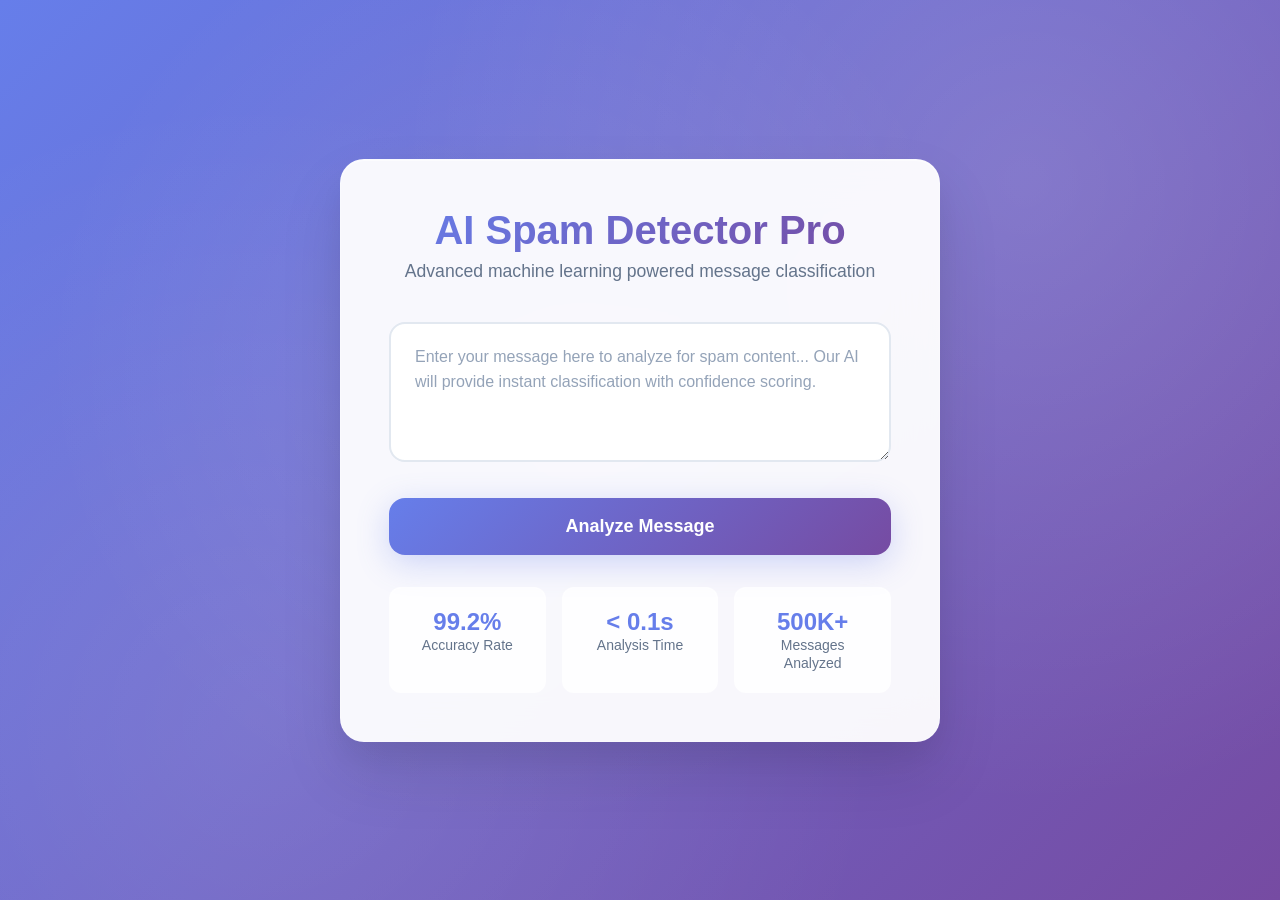
<file: spam_detecter/templates/index.html>
<!DOCTYPE html>
<html lang="en">
<head>
    <meta charset="UTF-8">
    <meta name="viewport" content="width=device-width, initial-scale=1.0">
    <title>AI Spam Detector Pro</title>
    <style>
        * {
            margin: 0;
            padding: 0;
            box-sizing: border-box;
        }

        body {
            font-family: 'Inter', -apple-system, BlinkMacSystemFont, 'Segoe UI', Roboto, sans-serif;
            background: linear-gradient(135deg, #667eea 0%, #764ba2 100%);
            min-height: 100vh;
            display: flex;
            align-items: center;
            justify-content: center;
            position: relative;
            overflow-x: hidden;
        }

        /* Animated background particles */
        body::before {
            content: '';
            position: absolute;
            top: 0;
            left: 0;
            width: 100%;
            height: 100%;
            background-image: 
                radial-gradient(circle at 20% 80%, rgba(255, 255, 255, 0.1) 0%, transparent 50%),
                radial-gradient(circle at 80% 20%, rgba(255, 255, 255, 0.15) 0%, transparent 50%),
                radial-gradient(circle at 40% 40%, rgba(255, 255, 255, 0.1) 0%, transparent 50%);
            animation: float 20s ease-in-out infinite;
        }

        @keyframes float {
            0%, 100% { transform: translateY(0px) rotate(0deg); }
            33% { transform: translateY(-20px) rotate(120deg); }
            66% { transform: translateY(-10px) rotate(240deg); }
        }

        .container {
            background: rgba(255, 255, 255, 0.95);
            backdrop-filter: blur(20px);
            border-radius: 24px;
            padding: 48px;
            width: 90%;
            max-width: 600px;
            box-shadow: 
                0 32px 64px rgba(0, 0, 0, 0.1),
                0 16px 32px rgba(0, 0, 0, 0.05),
                inset 0 1px 0 rgba(255, 255, 255, 0.6);
            border: 1px solid rgba(255, 255, 255, 0.2);
            position: relative;
            animation: slideIn 0.8s cubic-bezier(0.23, 1, 0.320, 1);
            z-index: 10;
        }

        @keyframes slideIn {
            from {
                opacity: 0;
                transform: translateY(60px) scale(0.95);
            }
            to {
                opacity: 1;
                transform: translateY(0) scale(1);
            }
        }

        .header {
            text-align: center;
            margin-bottom: 40px;
        }

        h1 {
            font-size: 2.5rem;
            font-weight: 800;
            background: linear-gradient(135deg, #667eea, #764ba2);
            -webkit-background-clip: text;
            -webkit-text-fill-color: transparent;
            background-clip: text;
            margin-bottom: 8px;
            animation: fadeInUp 1s ease-out 0.2s both;
        }

        .subtitle {
            color: #64748b;
            font-size: 1.1rem;
            font-weight: 500;
            animation: fadeInUp 1s ease-out 0.4s both;
        }

        @keyframes fadeInUp {
            from {
                opacity: 0;
                transform: translateY(30px);
            }
            to {
                opacity: 1;
                transform: translateY(0);
            }
        }

        .form-container {
            animation: fadeInUp 1s ease-out 0.6s both;
        }

        .input-group {
            position: relative;
            margin-bottom: 32px;
        }

        textarea {
            width: 100%;
            height: 140px;
            padding: 20px 24px;
            border: 2px solid #e2e8f0;
            border-radius: 16px;
            font-family: inherit;
            font-size: 16px;
            line-height: 1.6;
            color: #1e293b;
            background: #ffffff;
            resize: vertical;
            transition: all 0.3s cubic-bezier(0.4, 0, 0.2, 1);
            outline: none;
        }

        textarea:focus {
            border-color: #667eea;
            box-shadow: 
                0 0 0 4px rgba(102, 126, 234, 0.1),
                0 8px 32px rgba(102, 126, 234, 0.15);
            transform: translateY(-2px);
        }

        textarea::placeholder {
            color: #94a3b8;
            font-weight: 400;
        }

        .submit-btn {
            width: 100%;
            padding: 18px 32px;
            background: linear-gradient(135deg, #667eea 0%, #764ba2 100%);
            border: none;
            border-radius: 16px;
            color: white;
            font-size: 18px;
            font-weight: 600;
            cursor: pointer;
            transition: all 0.3s cubic-bezier(0.4, 0, 0.2, 1);
            position: relative;
            overflow: hidden;
            box-shadow: 0 8px 32px rgba(102, 126, 234, 0.3);
        }

        .submit-btn::before {
            content: '';
            position: absolute;
            top: 0;
            left: -100%;
            width: 100%;
            height: 100%;
            background: linear-gradient(90deg, transparent, rgba(255, 255, 255, 0.2), transparent);
            transition: left 0.5s;
        }

        .submit-btn:hover {
            transform: translateY(-3px);
            box-shadow: 0 16px 40px rgba(102, 126, 234, 0.4);
        }

        .submit-btn:hover::before {
            left: 100%;
        }

        .submit-btn:active {
            transform: translateY(-1px);
        }

        .result {
            margin-top: 32px;
            padding: 24px 28px;
            border-radius: 16px;
            font-size: 20px;
            font-weight: 700;
            text-align: center;
            animation: resultSlide 0.6s cubic-bezier(0.23, 1, 0.320, 1);
            position: relative;
            overflow: hidden;
        }

        @keyframes resultSlide {
            from {
                opacity: 0;
                transform: translateY(40px) scale(0.95);
            }
            to {
                opacity: 1;
                transform: translateY(0) scale(1);
            }
        }

        .spam {
            background: linear-gradient(135deg, #fee2e2, #fecaca);
            color: #dc2626;
            border: 2px solid #fca5a5;
            box-shadow: 0 8px 32px rgba(220, 38, 38, 0.15);
        }

        .not-spam {
            background: linear-gradient(135deg, #dcfce7, #bbf7d0);
            color: #16a34a;
            border: 2px solid #86efac;
            box-shadow: 0 8px 32px rgba(22, 163, 74, 0.15);
        }

        .icon {
            display: inline-block;
            margin-right: 12px;
            font-size: 24px;
            animation: bounce 2s infinite;
        }

        @keyframes bounce {
            0%, 20%, 50%, 80%, 100% {
                transform: translateY(0);
            }
            40% {
                transform: translateY(-10px);
            }
            60% {
                transform: translateY(-5px);
            }
        }

        .stats {
            display: grid;
            grid-template-columns: repeat(auto-fit, minmax(150px, 1fr));
            gap: 16px;
            margin-top: 32px;
            animation: fadeInUp 1s ease-out 0.8s both;
        }

        .stat-card {
            background: rgba(255, 255, 255, 0.8);
            padding: 20px;
            border-radius: 12px;
            text-align: center;
            border: 1px solid rgba(255, 255, 255, 0.3);
            transition: transform 0.3s ease;
        }

        .stat-card:hover {
            transform: translateY(-4px);
        }

        .stat-number {
            font-size: 1.5rem;
            font-weight: 800;
            color: #667eea;
            display: block;
        }

        .stat-label {
            font-size: 0.875rem;
            color: #64748b;
            font-weight: 500;
        }

        /* Loading animation */
        .loading {
            display: none;
            text-align: center;
            margin-top: 20px;
        }

        .spinner {
            width: 40px;
            height: 40px;
            border: 3px solid #e2e8f0;
            border-top: 3px solid #667eea;
            border-radius: 50%;
            animation: spin 1s linear infinite;
            margin: 0 auto 16px;
        }

        @keyframes spin {
            0% { transform: rotate(0deg); }
            100% { transform: rotate(360deg); }
        }

        /* Responsive design */
        @media (max-width: 640px) {
            .container {
                margin: 20px;
                padding: 32px 24px;
            }
            
            h1 {
                font-size: 2rem;
            }
            
            .stats {
                grid-template-columns: 1fr;
            }
        }

        /* Accessibility improvements */
        @media (prefers-reduced-motion: reduce) {
            * {
                animation-duration: 0.01ms !important;
                animation-iteration-count: 1 !important;
                transition-duration: 0.01ms !important;
            }
        }
    </style>
</head>
<body>
    <div class="container">
        <div class="header">
            <h1>AI Spam Detector Pro</h1>
            <p class="subtitle">Advanced machine learning powered message classification</p>
        </div>

        <div class="form-container">
            <form id="spamForm" method="POST">
                <div class="input-group">
                    <textarea 
                        name="message" 
                        id="messageInput"
                        placeholder="Enter your message here to analyze for spam content... Our AI will provide instant classification with confidence scoring."
                        required
                    ></textarea>
                </div>
                <button type="submit" class="submit-btn">
                    <span>Analyze Message</span>
                </button>
            </form>

            <div class="loading" id="loading">
                <div class="spinner"></div>
                <p>Analyzing message with AI...</p>
            </div>

            <div id="result" class="result" style="display: none;">
                <span class="icon">🔍</span>
                <span id="predictionText">Prediction will appear here</span>
            </div>
        </div>

        <div class="stats">
            <div class="stat-card">
                <span class="stat-number">99.2%</span>
                <span class="stat-label">Accuracy Rate</span>
            </div>
            <div class="stat-card">
                <span class="stat-number">< 0.1s</span>
                <span class="stat-label">Analysis Time</span>
            </div>
            <div class="stat-card">
                <span class="stat-number">500K+</span>
                <span class="stat-label">Messages Analyzed</span>
            </div>
        </div>
    </div>

    <script>
        // Demo functionality since we can't connect to actual backend
        document.getElementById('spamForm').addEventListener('submit', function(e) {
            e.preventDefault();
            
            const messageInput = document.getElementById('messageInput');
            const message = messageInput.value.trim();
            
            if (!message) return;

            // Show loading
            document.getElementById('loading').style.display = 'block';
            document.getElementById('result').style.display = 'none';

            // Simulate API call delay
            setTimeout(() => {
                // Simple spam detection logic for demo
                const spamKeywords = ['free', 'win', 'prize', 'urgent', 'click now', 'limited time', 'act now', 'congratulations', '$$$', 'money'];
                const lowerMessage = message.toLowerCase();
                const spamScore = spamKeywords.filter(keyword => lowerMessage.includes(keyword)).length;
                
                const isSpam = spamScore >= 2 || message.length > 200 && spamScore >= 1;
                
                // Hide loading
                document.getElementById('loading').style.display = 'none';
                
                // Show result
                const resultDiv = document.getElementById('result');
                const predictionText = document.getElementById('predictionText');
                
                if (isSpam) {
                    resultDiv.className = 'result spam';
                    predictionText.innerHTML = '<span class="icon">⚠️</span>SPAM DETECTED';
                } else {
                    resultDiv.className = 'result not-spam';
                    predictionText.innerHTML = '<span class="icon">✅</span>LEGITIMATE MESSAGE';
                }
                
                resultDiv.style.display = 'block';
                
                // Update stats with animation
                updateStats();
            }, 1500);
        });

        function updateStats() {
            const statNumbers = document.querySelectorAll('.stat-number');
            statNumbers.forEach(stat => {
                stat.style.transform = 'scale(1.1)';
                stat.style.color = '#16a34a';
                setTimeout(() => {
                    stat.style.transform = 'scale(1)';
                    stat.style.color = '#667eea';
                }, 300);
            });
        }

        // Add input animation
        document.getElementById('messageInput').addEventListener('focus', function() {
            this.parentElement.style.transform = 'translateY(-2px)';
        });

        document.getElementById('messageInput').addEventListener('blur', function() {
            this.parentElement.style.transform = 'translateY(0)';
        });
    </script>
</body>
</html>
</file>
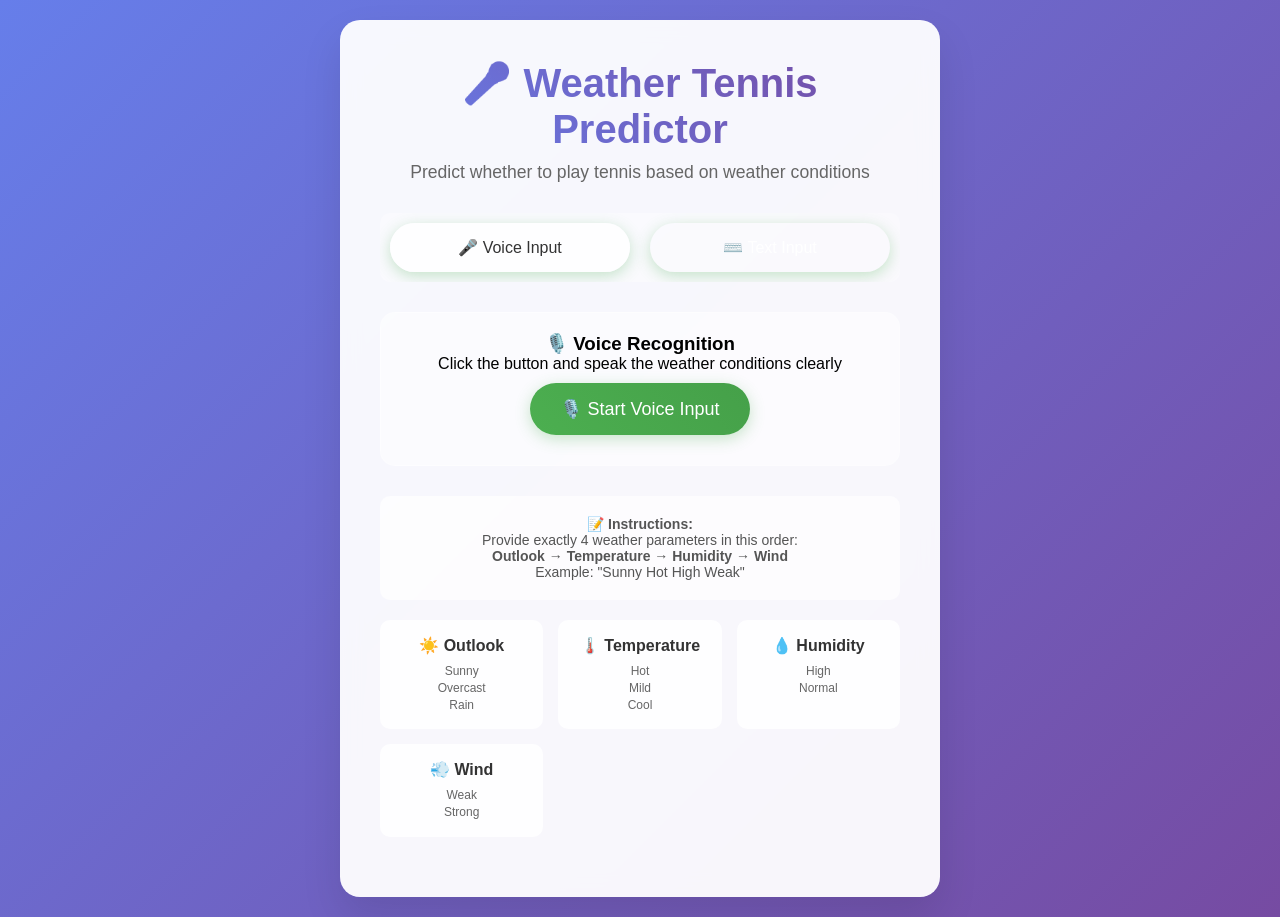
<file: Voice-Recoginition/templates/index.html>
<!DOCTYPE html>
<html lang="en">
<head>
    <meta charset="UTF-8">
    <meta name="viewport" content="width=device-width, initial-scale=1.0">
    <title>🎤 Weather Tennis Predictor</title>
    <style>
        * {
            margin: 0;
            padding: 0;
            box-sizing: border-box;
        }

        body {
            font-family: 'Segoe UI', Tahoma, Geneva, Verdana, sans-serif;
            background: linear-gradient(135deg, #667eea 0%, #764ba2 100%);
            min-height: 100vh;
            display: flex;
            align-items: center;
            justify-content: center;
            padding: 20px;
        }

        .container {
            background: rgba(255, 255, 255, 0.95);
            backdrop-filter: blur(10px);
            border-radius: 20px;
            padding: 40px;
            box-shadow: 0 20px 40px rgba(0, 0, 0, 0.1);
            max-width: 600px;
            width: 100%;
            text-align: center;
        }

        h1 {
            color: #333;
            font-size: 2.5em;
            margin-bottom: 10px;
            background: linear-gradient(45deg, #667eea, #764ba2);
            -webkit-background-clip: text;
            -webkit-text-fill-color: transparent;
            background-clip: text;
        }

        .subtitle {
            color: #666;
            font-size: 1.1em;
            margin-bottom: 30px;
        }

        .input-section {
            margin: 30px 0;
            padding: 20px;
            background: rgba(255, 255, 255, 0.5);
            border-radius: 15px;
            border: 1px solid rgba(255, 255, 255, 0.3);
        }

        .input-method {
            margin: 20px 0;
        }

        button {
            font-size: 18px;
            padding: 15px 30px;
            background: linear-gradient(45deg, #4CAF50, #45a049);
            color: white;
            border: none;
            border-radius: 50px;
            cursor: pointer;
            transition: all 0.3s ease;
            box-shadow: 0 4px 15px rgba(76, 175, 80, 0.3);
            margin: 10px;
        }

        button:hover {
            transform: translateY(-2px);
            box-shadow: 0 6px 20px rgba(76, 175, 80, 0.4);
        }

        button:active {
            transform: translateY(0);
        }

        .text-input-section {
            margin-top: 20px;
        }

        input[type="text"] {
            width: 100%;
            max-width: 400px;
            padding: 15px;
            font-size: 16px;
            border: 2px solid #ddd;
            border-radius: 10px;
            margin: 10px 0;
            transition: border-color 0.3s ease;
        }

        input[type="text"]:focus {
            outline: none;
            border-color: #4CAF50;
            box-shadow: 0 0 10px rgba(76, 175, 80, 0.2);
        }

        .help-text {
            background: rgba(255, 255, 255, 0.7);
            padding: 20px;
            border-radius: 10px;
            margin: 20px 0;
            font-size: 14px;
            color: #555;
        }

        .valid-values {
            display: grid;
            grid-template-columns: repeat(auto-fit, minmax(120px, 1fr));
            gap: 15px;
            margin: 20px 0;
        }

        .feature-group {
            background: rgba(255, 255, 255, 0.8);
            padding: 15px;
            border-radius: 10px;
            border: 1px solid rgba(255, 255, 255, 0.3);
        }

        .feature-title {
            font-weight: bold;
            color: #333;
            margin-bottom: 8px;
        }

        .feature-values {
            font-size: 12px;
            color: #666;
            line-height: 1.4;
        }

        .loading {
            display: none;
            margin: 20px 0;
        }

        .spinner {
            width: 40px;
            height: 40px;
            border: 4px solid #f3f3f3;
            border-top: 4px solid #4CAF50;
            border-radius: 50%;
            animation: spin 1s linear infinite;
            margin: 0 auto;
        }

        @keyframes spin {
            0% { transform: rotate(0deg); }
            100% { transform: rotate(360deg); }
        }

        .result-display {
            margin: 20px 0;
            padding: 20px;
            border-radius: 10px;
            display: none;
        }

        .result-success {
            background: rgba(76, 175, 80, 0.1);
            border: 1px solid rgba(76, 175, 80, 0.3);
            color: #2e7d32;
        }

        .result-error {
            background: rgba(244, 67, 54, 0.1);
            border: 1px solid rgba(244, 67, 54, 0.3);
            color: #c62828;
        }

        .tabs {
            display: flex;
            background: rgba(255, 255, 255, 0.3);
            border-radius: 10px;
            margin-bottom: 20px;
            overflow: hidden;
        }

        .tab {
            flex: 1;
            padding: 15px;
            background: transparent;
            border: none;
            cursor: pointer;
            transition: all 0.3s ease;
            font-size: 16px;
        }

        .tab.active {
            background: rgba(255, 255, 255, 0.8);
            color: #333;
        }

        .tab-content {
            display: none;
        }

        .tab-content.active {
            display: block;
        }

        @media (max-width: 768px) {
            .container {
                padding: 20px;
                margin: 10px;
            }
            
            h1 {
                font-size: 2em;
            }
            
            .valid-values {
                grid-template-columns: repeat(2, 1fr);
            }
        }
    </style>
</head>
<body>
    <div class="container">
        <h1>🎤 Weather Tennis Predictor</h1>
        <p class="subtitle">Predict whether to play tennis based on weather conditions</p>

        <div class="tabs">
            <button class="tab active" onclick="switchTab('voice')">🎤 Voice Input</button>
            <button class="tab" onclick="switchTab('text')">⌨️ Text Input</button>
        </div>

        <!-- Voice Input Tab -->
        <div id="voice-tab" class="tab-content active">
            <div class="input-section">
                <h3>🎙️ Voice Recognition</h3>
                <p>Click the button and speak the weather conditions clearly</p>
                <form action="/predict" method="POST" onsubmit="showLoading()">
                    <button type="submit">🎙️ Start Voice Input</button>
                </form>
            </div>
        </div>

        <!-- Text Input Tab -->
        <div id="text-tab" class="tab-content">
            <div class="input-section">
                <h3>⌨️ Text Input</h3>
                <p>Type the weather conditions separated by spaces</p>
                <form onsubmit="predictFromText(event)">
                    <input type="text" 
                           id="textInput" 
                           placeholder="e.g., Sunny Hot High Weak"
                           required>
                    <br>
                    <button type="submit">🔮 Predict</button>
                </form>
            </div>
        </div>

        <div class="loading" id="loading">
            <div class="spinner"></div>
            <p>Processing your input...</p>
        </div>

        <div class="result-display" id="resultDisplay"></div>

        <div class="help-text">
            <h4>📝 Instructions:</h4>
            <p>Provide exactly 4 weather parameters in this order:</p>
            <p><strong>Outlook → Temperature → Humidity → Wind</strong></p>
            <p>Example: "Sunny Hot High Weak"</p>
        </div>

        <div class="valid-values">
            <div class="feature-group">
                <div class="feature-title">☀️ Outlook</div>
                <div class="feature-values">Sunny<br>Overcast<br>Rain</div>
            </div>
            <div class="feature-group">
                <div class="feature-title">🌡️ Temperature</div>
                <div class="feature-values">Hot<br>Mild<br>Cool</div>
            </div>
            <div class="feature-group">
                <div class="feature-title">💧 Humidity</div>
                <div class="feature-values">High<br>Normal</div>
            </div>
            <div class="feature-group">
                <div class="feature-title">💨 Wind</div>
                <div class="feature-values">Weak<br>Strong</div>
            </div>
        </div>
    </div>

    <script>
        function switchTab(tabName) {
            // Hide all tab contents
            document.querySelectorAll('.tab-content').forEach(content => {
                content.classList.remove('active');
            });
            
            // Remove active class from all tabs
            document.querySelectorAll('.tab').forEach(tab => {
                tab.classList.remove('active');
            });
            
            // Show selected tab content
            document.getElementById(tabName + '-tab').classList.add('active');
            
            // Add active class to clicked tab
            event.target.classList.add('active');
            
            // Hide result if switching tabs
            document.getElementById('resultDisplay').style.display = 'none';
        }

        function showLoading() {
            document.getElementById('loading').style.display = 'block';
            document.getElementById('resultDisplay').style.display = 'none';
        }

        function hideLoading() {
            document.getElementById('loading').style.display = 'none';
        }

        async function predictFromText(event) {
            event.preventDefault();
            
            const textInput = document.getElementById('textInput').value;
            const resultDisplay = document.getElementById('resultDisplay');
            
            showLoading();
            
            try {
                const response = await fetch('/predict_text', {
                    method: 'POST',
                    headers: {
                        'Content-Type': 'application/x-www-form-urlencoded',
                    },
                    body: `text_input=${encodeURIComponent(textInput)}`
                });
                
                const data = await response.json();
                
                hideLoading();
                
                if (data.error) {
                    showResult(data.error, 'error');
                } else {
                    let resultText = data.prediction;
                    if (data.confidence) {
                        resultText += `<br><small>Confidence: ${data.confidence.toFixed(1)}%</small>`;
                    }
                    showResult(resultText, 'success');
                }
                
            } catch (error) {
                hideLoading();
                showResult('❌ Error connecting to server: ' + error.message, 'error');
            }
        }

        function showResult(message, type) {
            const resultDisplay = document.getElementById('resultDisplay');
            resultDisplay.innerHTML = message;
            resultDisplay.className = `result-display result-${type}`;
            resultDisplay.style.display = 'block';
        }

        // Auto-focus text input when switching to text tab
        document.querySelector('.tab').addEventListener('click', function() {
            if (this.textContent.includes('Text')) {
                setTimeout(() => {
                    document.getElementById('textInput').focus();
                }, 100);
            }
        });
    </script>
</body>
</html>
</file>
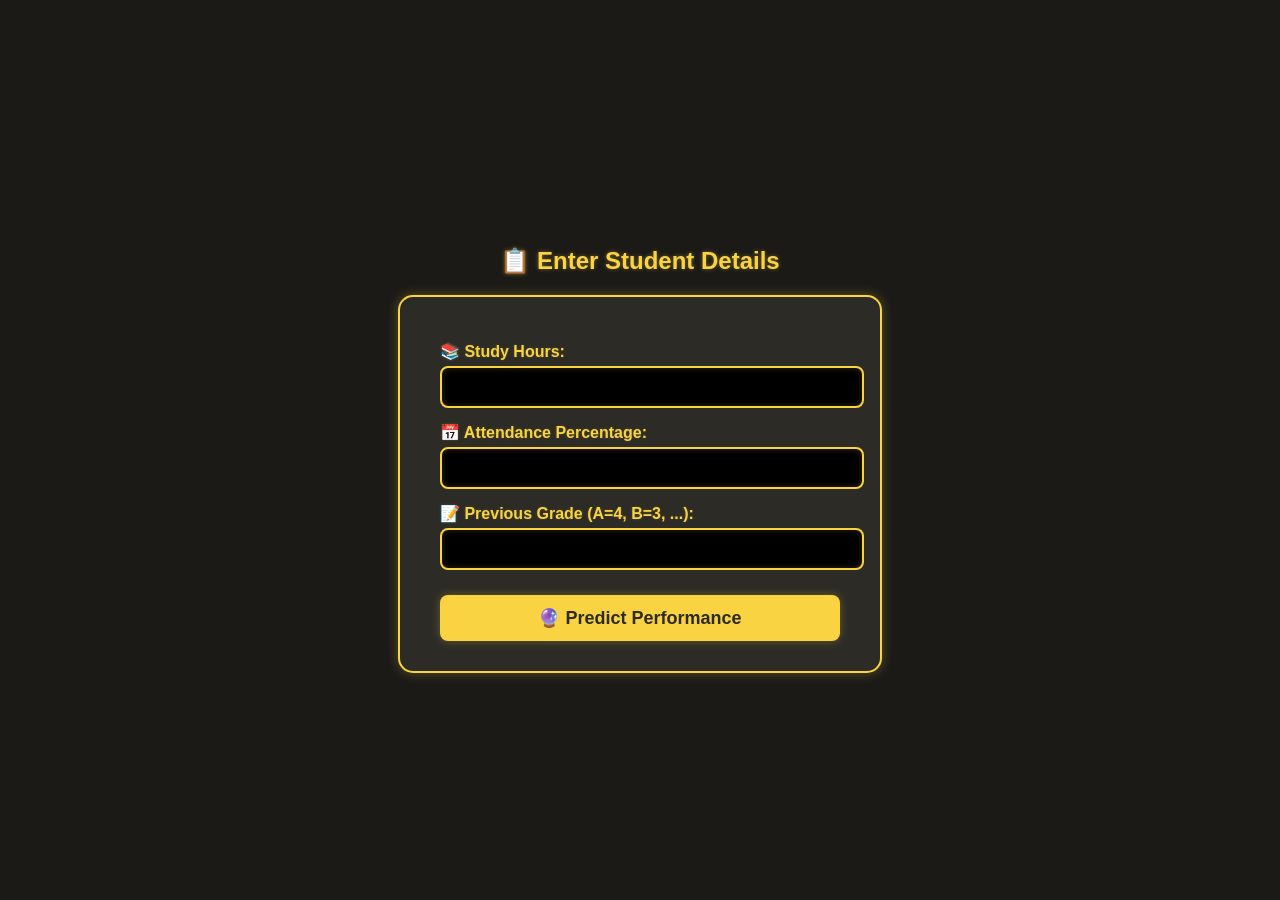
<file: student-performance-app/student-performance-app/templates/index.html>
<!DOCTYPE html>
<html>
<head>
    <title>🎓 Student Academic Performance Predictor</title>
    <style>
        body {
            font-family: 'Segoe UI', Tahoma, Geneva, Verdana, sans-serif;
            background-color: #1b1a17;
            color: #f9d342;
            display: flex;
            flex-direction: column;
            align-items: center;
            justify-content: center;
            height: 100vh;
            margin: 0;
        }

        h2 {
            color: #f9d342;
            text-shadow: 0 0 4px rgba(249, 211, 66, 0.4);
            margin-bottom: 20px;
        }

        form {
            background-color: #2c2b26;
            border: 2px solid #f9d342;
            border-radius: 15px;
            padding: 30px 40px;
            box-shadow: 0 0 12px rgba(249, 211, 66, 0.3);
            width: 100%;
            max-width: 400px;
        }

        label {
            display: block;
            margin-top: 15px;
            font-weight: bold;
            color: #f9d342;
            text-shadow: 0 0 3px rgba(249, 211, 66, 0.2);
        }

        input[type="number"] {
            width: 100%;
            padding: 10px;
            margin-top: 5px;
            border: 2px solid #f9d342;
            border-radius: 8px;
            background-color: #000;
            color: #f9d342;
            box-shadow: inset 0 0 6px rgba(249, 211, 66, 0.2);
            font-size: 16px;
        }

        input[type="submit"] {
            margin-top: 25px;
            width: 100%;
            padding: 12px;
            background-color: #f9d342;
            color: #2c2b26;
            font-weight: bold;
            border: none;
            border-radius: 8px;
            font-size: 18px;
            cursor: pointer;
            box-shadow: 0 0 10px rgba(249, 211, 66, 0.3);
            transition: background-color 0.3s ease;
        }

        input[type="submit"]:hover {
            background-color: #eac72f;
        }
    </style>
</head>
<body>
    <h2>📋 Enter Student Details</h2>
    <form action="/predict" method="post">
        <label>📚 Study Hours:</label>
        <input type="number" step="0.1" name="study_hours" required>

        <label>📅 Attendance Percentage:</label>
        <input type="number" step="0.1" name="attendance_percentage" required>

        <label>📝 Previous Grade (A=4, B=3, ...):</label>
        <input type="number" step="1" name="previous_grade_numeric" min="0" max="4" required>

        <input type="submit" value="🔮 Predict Performance">
    </form>
</body>
</html>
</file>
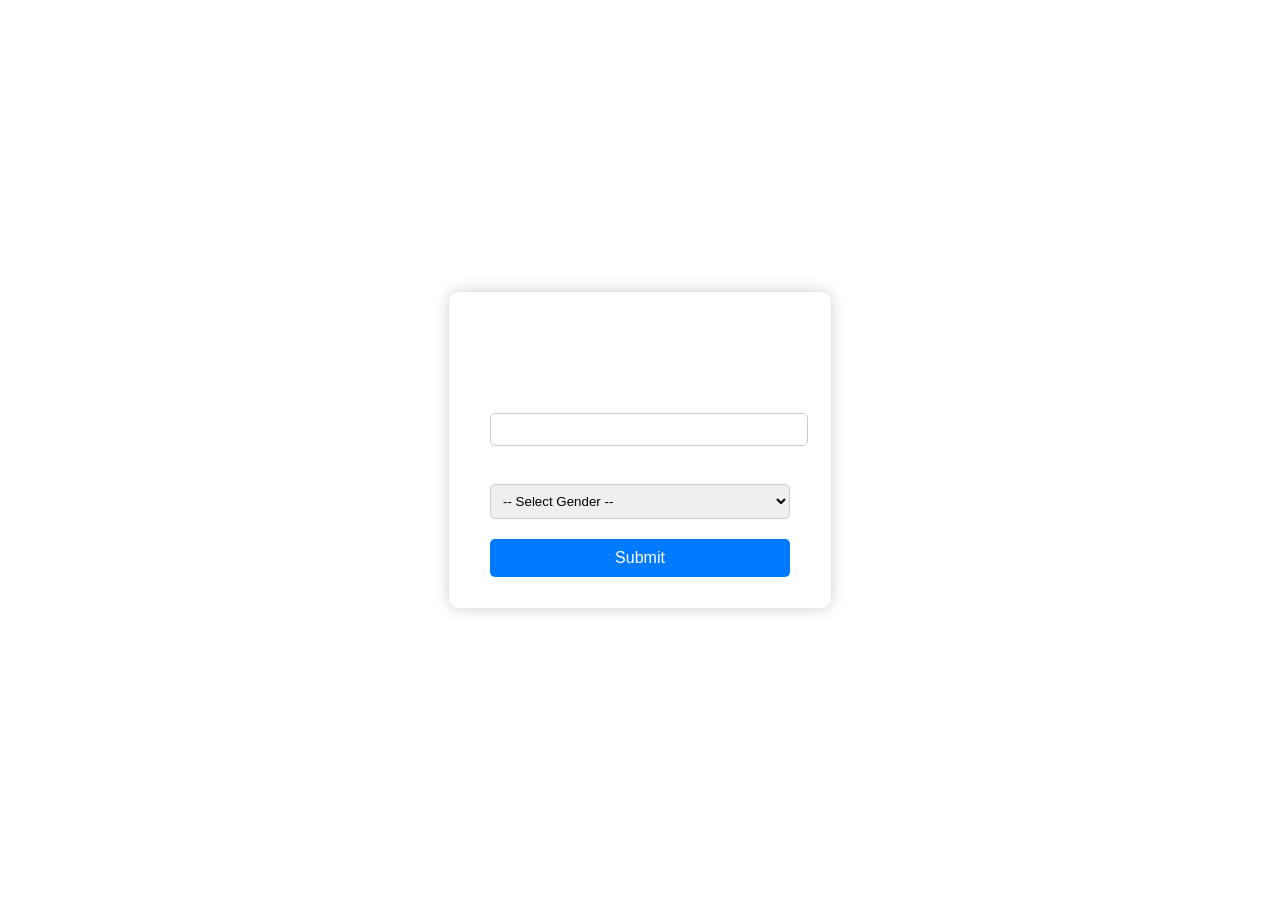
<file: Movie_Interset/templates/muthu.html>
<!DOCTYPE html>
<html lang="en">
<head>
  <meta charset="UTF-8">
  <title>Age and Gender Form</title>
  <style>
    body {
      font-family: Arial, sans-serif;
      background: url('https://media.istockphoto.com/id/1448152453/vector/big-data-technology-and-data-science-illustration-data-flow-concept-querying-analysing.jpg?s=612x612&w=0&k=20&c=To0lhCrVmDYdSkOUOGxGsjlYe0buj_wwGCDqYhF9p2o=');
      background-size: cover;
      background-position: center;
      background-repeat: no-repeat;
      display: flex;
      justify-content: center;
      align-items: center;
      flex-direction: column;
      min-height: 100vh;
      margin: 0;
    }

    .form-container {
      background: rgba(255, 255, 255, 0.2);
      backdrop-filter: blur(10px);
      padding: 30px 40px;
      border-radius: 10px;
      box-shadow: 0 0 15px rgba(0, 0, 0, 0.2);
      width: 300px;
      border: 1px solid rgba(255, 255, 255, 0.3);
    }

    .form-container h2 {
      text-align: center;
      margin-bottom: 20px;
      color: #fff;
    }

    label {
      display: block;
      margin-top: 15px;
      font-weight: bold;
      color: #fff;
    }

    input[type="number"],
    select {
      width: 100%;
      padding: 8px;
      margin-top: 5px;
      border: 1px solid #ccc;
      border-radius: 5px;
    }

    button {
      width: 100%;
      padding: 10px;
      margin-top: 20px;
      background-color: #007bff;
      border: none;
      border-radius: 5px;
      color: white;
      font-size: 16px;
      cursor: pointer;
    }

    button:hover {
      background-color: #2c06e8;
    }
  </style>
</head>
<body>

  <div class="form-container">
    <h2>Visualization</h2>
    <form action="/predict" method="POST">
      <label for="age">Age:</label>
      <input type="number" id="age" name="age" min="0" required>

      <label for="gender">Gender:</label>
      <select id="gender" name="gender" required>
        <option value="">-- Select Gender --</option>
        <option value="0">Male</option>
        <option value="1">Female</option>
      </select>

      <button type="submit">Submit</button>
    </form>
  </div>

</body>
</html>
</file>
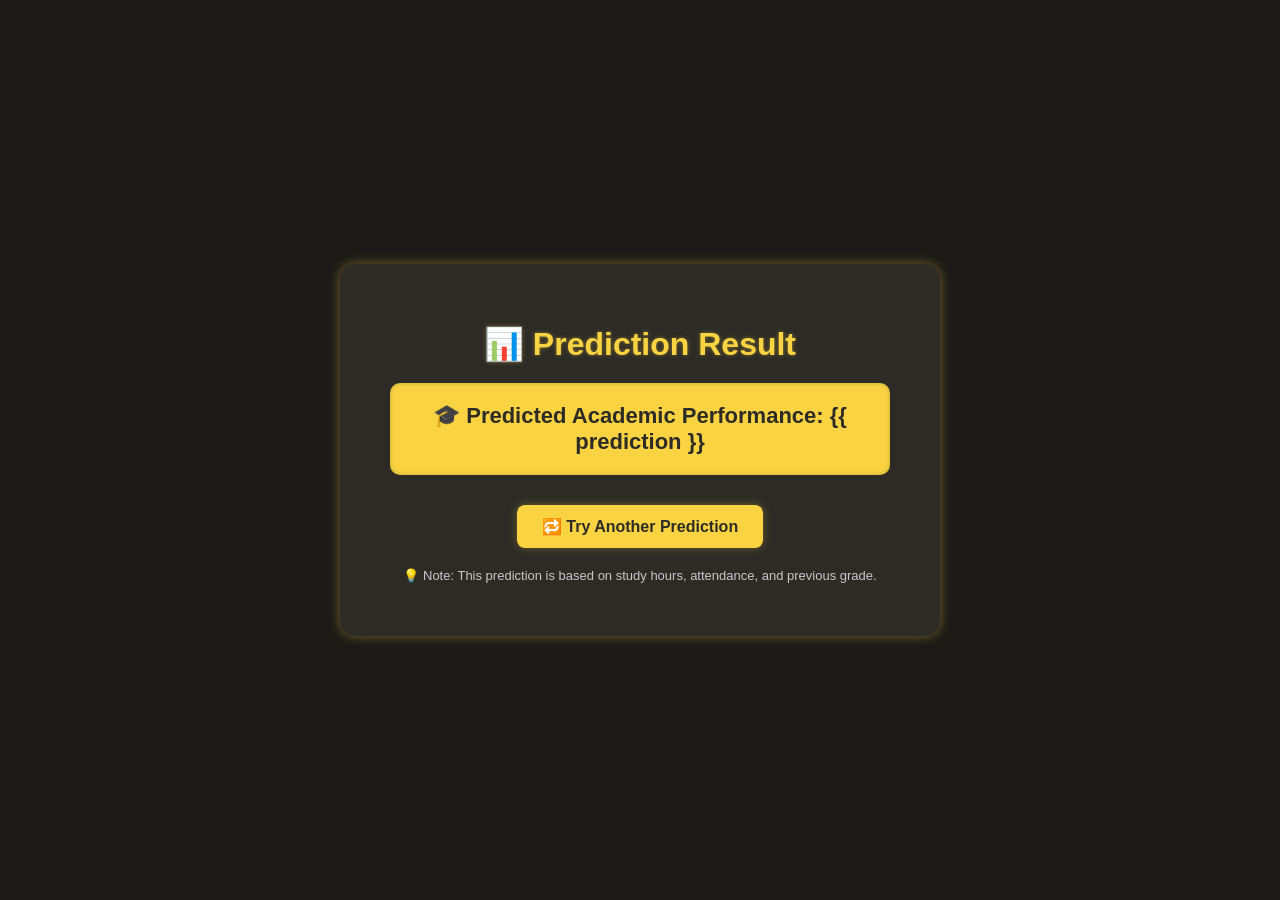
<file: student-performance-app/student-performance-app/templates/result.html>
<!DOCTYPE html>
<html lang="en">
<head>
    <meta charset="UTF-8">
    <title>🎯 Academic Performance Prediction Result</title>
    <style>
        body {
            font-family: 'Segoe UI', Tahoma, Geneva, Verdana, sans-serif;
            background-color: #1b1a17;
            margin: 0;
            padding: 0;
            display: flex;
            align-items: center;
            justify-content: center;
            height: 100vh;
            color: #f9d342;
        }

        .container {
            background-color: #2c2b26;
            padding: 40px 50px;
            border-radius: 15px;
            box-shadow: 0 0 12px rgba(249, 211, 66, 0.4);
            text-align: center;
            max-width: 500px;
            width: 90%;
        }

        h1 {
            color: #f9d342;
            text-shadow: 0 0 4px rgba(249, 211, 66, 0.4);
            margin-bottom: 20px;
        }

        .result-box {
            font-size: 22px;
            color: #2c2b26;
            font-weight: bold;
            background-color: #f9d342;
            padding: 20px;
            border-radius: 10px;
            margin-bottom: 30px;
            box-shadow: inset 0 0 5px rgba(0, 0, 0, 0.2);
        }

        .try-again {
            display: inline-block;
            text-decoration: none;
            background-color: #f9d342;
            color: #2c2b26;
            padding: 12px 25px;
            border-radius: 8px;
            font-size: 16px;
            font-weight: bold;
            box-shadow: 0 0 10px rgba(249, 211, 66, 0.3);
            transition: background-color 0.3s ease;
        }

        .try-again:hover {
            background-color: #eac72f;
        }

        .footer-note {
            margin-top: 20px;
            font-size: 13px;
            color: #c8c8c8;
        }
    </style>
</head>
<body>
    <div class="container">
        <h1>📊 Prediction Result</h1>
        <div class="result-box">
            🎓 Predicted Academic Performance: {{ prediction }}
        </div>
        <a href="/" class="try-again">🔁 Try Another Prediction</a>
        <p class="footer-note">💡 Note: This prediction is based on study hours, attendance, and previous grade.</p>
    </div>
</body>
</html>
</file>
